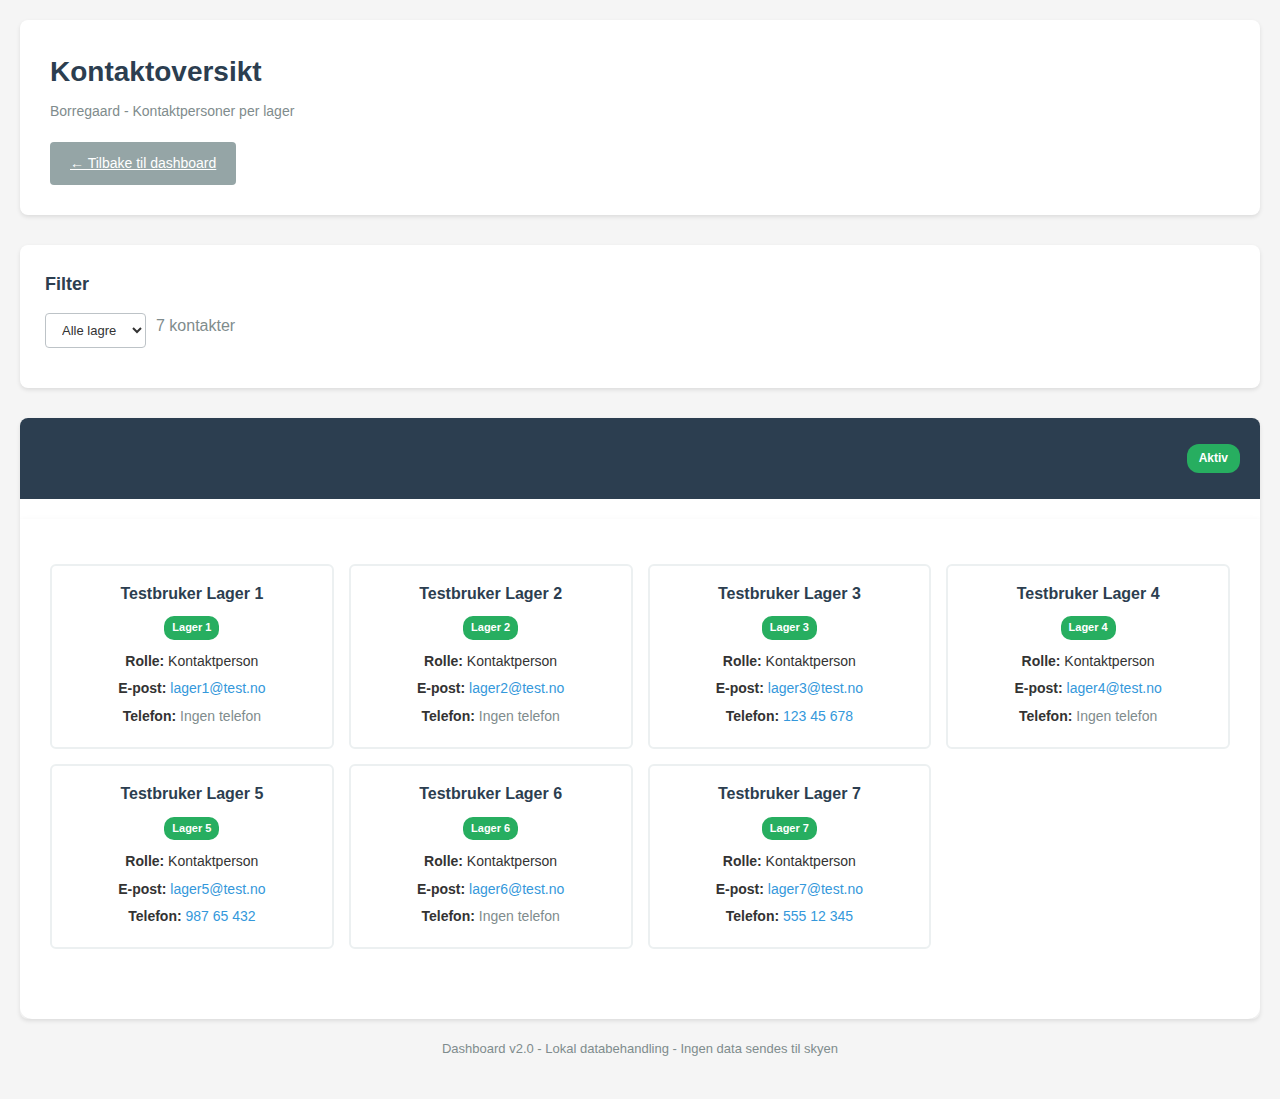
<file: contacts.html>
<!doctype html>
<html lang="no">
  <head>
    <meta charset="UTF-8" />
    <meta name="viewport" content="width=device-width, initial-scale=1.0" />
    <meta
      name="description"
      content="Kontaktoversikt - Borregaard Dashboard"
    />
    <title>Kontaktoversikt - Borregaard</title>
    <link rel="stylesheet" href="css/dashboard.css" />
  </head>
  <body>
    <div class="container">
      <header>
        <h1>Kontaktoversikt</h1>
        <p class="subtitle">Borregaard - Kontaktpersoner per lager</p>

        <!-- Tilbake-knapp -->
        <div class="card-actions">
          <a href="index.html" class="btn btn-secondary">
            ← Tilbake til dashboard
          </a>
        </div>
      </header>

      <main>
        <!-- Filter Section -->
        <section class="upload-section">
          <h2>Filter</h2>
          <div class="table-controls">
            <select id="departmentFilter" class="filter-select">
              <option value="Alle">Alle lagre</option>
              <option value="Lager 1">Lager 1</option>
              <option value="Lager 2">Lager 2</option>
              <option value="Lager 3">Lager 3</option>
              <option value="Lager 4">Lager 4</option>
              <option value="Lager 5">Lager 5</option>
              <option value="Lager 6">Lager 6</option>
              <option value="Lager 7">Lager 7</option>
            </select>
            <span id="contactCount" class="text-muted">0 kontakter</span>
          </div>
        </section>

        <!-- Contacts Grid -->
        <section class="module">
          <div class="module-header">
            <h2>Kontaktpersoner</h2>
            <span class="status-badge" id="statusBadge">Laster...</span>
          </div>
          <div class="module-content">
            <div id="contactsGrid" class="warehouse-grid">
              <!-- Kontakter vises her via JavaScript -->
              <p class="placeholder">Laster kontakter...</p>
            </div>
          </div>
        </section>
      </main>

      <footer>
        <p>
          Dashboard v2.0 - Lokal databehandling - Ingen data sendes til skyen
        </p>
      </footer>
    </div>

    <!-- Application Script -->
    <script src="js/contacts.js"></script>
  </body>
</html>
</file>
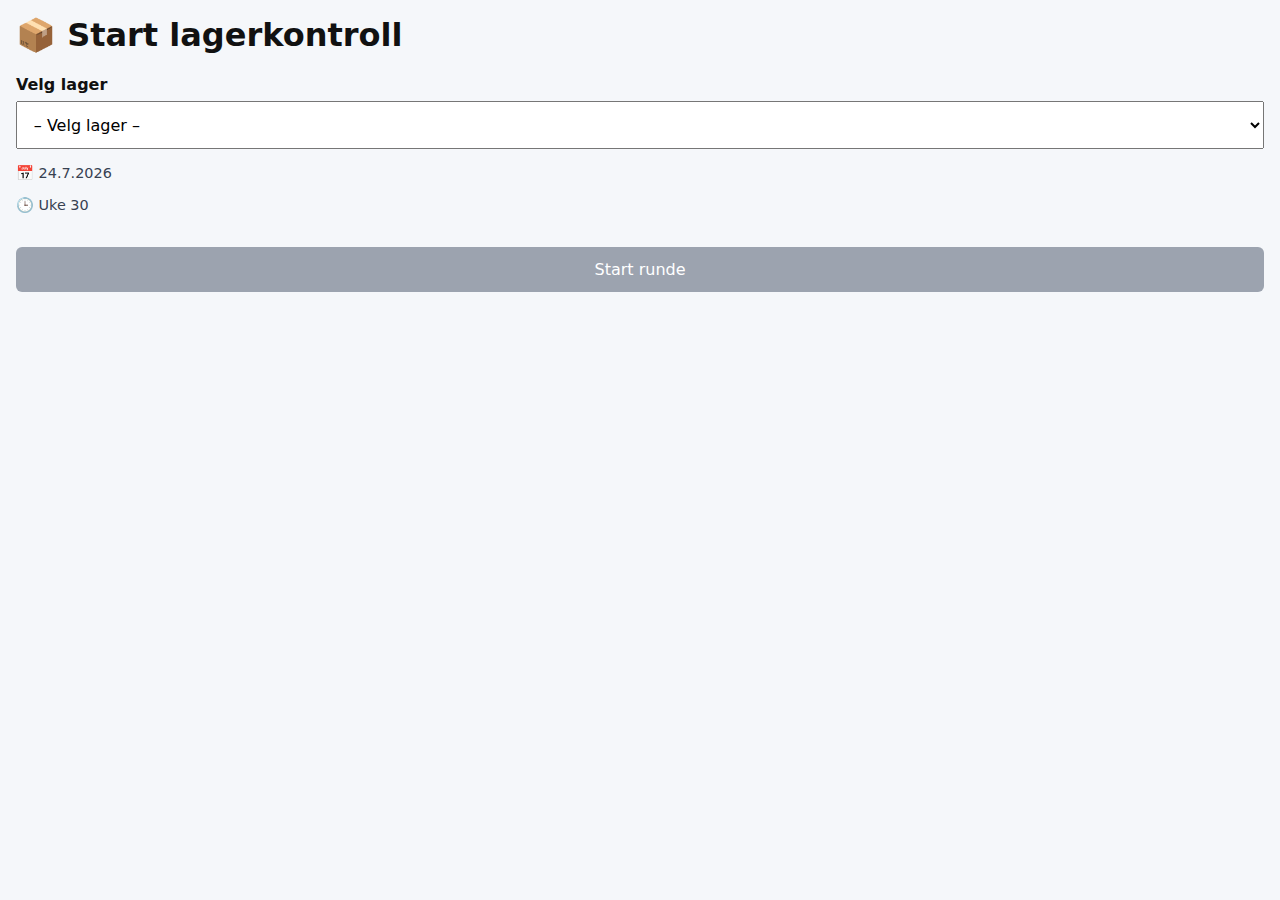
<file: borregaard-refill/refill.html>
<!doctype html>
<html lang="no">
  <head>
    <meta charset="UTF-8" />
    <meta name="viewport" content="width=device-width, initial-scale=1.0" />
    <title>Borregaard – Lagerkontroll</title>

    <!-- CSS -->
    <link rel="stylesheet" href="css/refill.css" />
  </head>
  <body>
    <!-- ========================= -->
    <!-- STEG 1 – START RUNDE -->
    <!-- ========================= -->
    <section id="step-start" class="step active">
      <h1>📦 Start lagerkontroll</h1>

      <label for="lagerSelect">Velg lager</label>
      <select id="lagerSelect">
        <option value="">– Velg lager –</option>
        <!-- fylles via JS fra lagre.json -->
      </select>

      <div class="meta">
        <p>📅 <span id="dato">–</span></p>
        <p>🕒 Uke <span id="uke">–</span></p>
      </div>

      <button id="startBtn" disabled>Start runde</button>
    </section>

    <!-- ========================= -->
    <!-- STEG 2 – REGISTRER VARER -->
    <!-- ========================= -->
    <section id="step-register" class="step">
      <header class="session-info">
        <p>📍 <strong id="aktivtLager">–</strong></p>
        <p>🕒 Uke <span id="aktivUke">–</span></p>
      </header>

      <div class="scan-area">
        <button id="scanBtn">📷 Scan strekkode</button>
        <button id="cancelScanBtn" class="cancel-scan" style="display: none;">❌ Avbryt skanning</button>
      </div>

      <div class="form">
        <p class="form-hint">Scan strekkode eller skriv manuelt</p>

        <label for="artnr">Artikkelnummer</label>
        <input type="text" id="artnr" placeholder="Skriv eller scan" />

        <label for="antall">Antall</label>
        <input type="number" id="antall" inputmode="numeric" />

        <label for="kommentar">Kommentar (valgfritt)</label>
        <input type="text" id="kommentar" placeholder="F.eks. 'Tom hylle', 'Haster'" />

        <button id="addBtn">➕ Legg til</button>
      </div>

      <section class="list">
        <h2>🧾 Registrert i denne runden</h2>
        <ul id="itemsList">
          <!-- varer legges til her -->
        </ul>
      </section>

      <button id="finishBtn" class="danger">Avslutt runde</button>
      <button id="resetBtn" class="secondary">🔄 Slett runde / Start på nytt</button>
    </section>

    <!-- JS -->
    <script defer src="js/refill.js"></script>
  </body>
</html>
</file>
<file: borregaard-refill/css/refill.css>
* {
  box-sizing: border-box;
  font-family:
    system-ui,
    -apple-system,
    BlinkMacSystemFont,
    sans-serif;
}

body {
  margin: 0;
  padding: 1rem;
  background: #f5f7fa;
  color: #111;
}

h1,
h2 {
  margin-top: 0;
}

.step {
  display: none;
}

.step.active {
  display: block;
}

label {
  display: block;
  margin-top: 1rem;
  font-weight: 600;
}

select,
input,
button {
  width: 100%;
  padding: 0.8rem;
  margin-top: 0.4rem;
  font-size: 1rem;
}

button {
  margin-top: 1.2rem;
  background: #2563eb;
  color: #fff;
  border: none;
  border-radius: 6px;
}

button:disabled {
  background: #9ca3af;
}

button.danger {
  background: #dc2626;
}

button.secondary {
  background: #6b7280;
}

.meta,
.session-info {
  margin-top: 1rem;
  font-size: 0.9rem;
  color: #374151;
}

.scan-area {
  margin: 1.5rem 0;
}

.form {
  background: #fff;
  padding: 1rem;
  border-radius: 8px;
}

.list ul {
  list-style: none;
  padding: 0;
}

.list li {
  background: #e5e7eb;
  padding: 0.6rem;
  border-radius: 6px;
  margin-top: 0.4rem;
}

/* Form hint */
.form-hint {
  margin: 0 0 1rem 0;
  padding: 0.5rem;
  background: #fef3c7;
  border-left: 3px solid #f59e0b;
  font-size: 0.9rem;
  color: #92400e;
  border-radius: 4px;
}

/* Cancel scan button */
.cancel-scan {
  background: #dc2626;
  margin-top: 0.5rem;
}

/* Video preview for barcode scanning */
video {
  position: fixed;
  top: 50%;
  left: 50%;
  transform: translate(-50%, -50%);
  width: 90vw;
  max-width: 500px;
  height: auto;
  border: 4px solid #2563eb;
  border-radius: 12px;
  z-index: 1000;
  background: #000;
}

/* Item list with edit/delete controls */
.list li {
  background: #e5e7eb;
  padding: 0.6rem;
  border-radius: 6px;
  margin-top: 0.4rem;
  display: flex;
  flex-direction: column;
  gap: 0.4rem;
}

.item-content {
  display: flex;
  justify-content: space-between;
  align-items: center;
  gap: 0.5rem;
}

.item-info {
  flex: 1;
}

.item-comment {
  font-size: 0.85rem;
  color: #6b7280;
  font-style: italic;
}

.item-actions {
  display: flex;
  gap: 0.3rem;
}

.item-actions button {
  width: auto;
  padding: 0.4rem 0.6rem;
  margin: 0;
  font-size: 0.85rem;
  border-radius: 4px;
}

.item-actions .edit-btn {
  background: #059669;
}

.item-actions .delete-btn {
  background: #dc2626;
}

/* Edit mode */
.edit-inputs {
  display: flex;
  gap: 0.5rem;
  margin-top: 0.4rem;
}

.edit-inputs input {
  flex: 1;
  padding: 0.4rem;
  margin: 0;
  font-size: 0.9rem;
}

.edit-inputs button {
  width: auto;
  padding: 0.4rem 0.8rem;
  margin: 0;
  font-size: 0.85rem;
}
</file>
<file: css/dashboard.css>
/* ===================================
   PLASS RESPONSIBLE DASHBOARD
   Borregaard - Enhanced Professional UI
   =================================== */

/* Reset & Base */
* {
  margin: 0;
  padding: 0;
  box-sizing: border-box;
}

:root {
  --primary: #3498db;
  --primary-dark: #2980b9;
  --success: #27ae60;
  --warning: #f39c12;
  --danger: #e74c3c;
  --info: #3498db;
  --dark: #2c3e50;
  --gray: #95a5a6;
  --light-gray: #ecf0f1;
  --bg: #f5f5f5;
  --white: #ffffff;
  --text: #333333;
  --text-muted: #7f8c8d;
  --border: #bdc3c7;
  --shadow: rgba(0, 0, 0, 0.1);
}

body {
  font-family: -apple-system, BlinkMacSystemFont, 'Segoe UI', Arial, sans-serif;
  background: var(--bg);
  color: var(--text);
  line-height: 1.6;
}

.container {
  max-width: 1400px;
  margin: 0 auto;
  padding: 20px;
}

/* Header */
header {
  background: var(--white);
  padding: 30px;
  margin-bottom: 30px;
  border-radius: 8px;
  box-shadow: 0 2px 4px var(--shadow);
}

header h1 {
  color: var(--dark);
  font-size: 28px;
  margin-bottom: 5px;
}

.subtitle {
  color: var(--text-muted);
  font-size: 14px;
}

/* Upload Section with Drag & Drop */
.upload-section {
  background: var(--white);
  padding: 25px;
  margin-bottom: 30px;
  border-radius: 8px;
  box-shadow: 0 2px 4px var(--shadow);
  transition: all 0.3s ease;
}

.upload-section.drag-over {
  border: 3px dashed var(--primary);
  background: #f0f8ff;
}

.upload-section h2 {
  font-size: 18px;
  margin-bottom: 15px;
  color: var(--dark);
}

/* Multi-file drop zone */
.multi-drop-zone {
  border: 2px dashed var(--border);
  border-radius: 8px;
  padding: 30px 20px;
  text-align: center;
  cursor: pointer;
  transition: all 0.2s ease;
  background: var(--light-gray);
  margin-bottom: 10px;
}

.multi-drop-zone:hover {
  border-color: var(--primary);
  background: #f0f8ff;
}

.multi-drop-zone.drag-active {
  border-color: var(--primary);
  border-width: 3px;
  background: #e8f4fd;
}

.drop-zone-icon {
  font-size: 32px;
  margin-bottom: 8px;
}

.drop-zone-text {
  font-size: 15px;
  font-weight: 600;
  color: var(--dark);
  margin: 0 0 4px 0;
}

.drop-zone-hint {
  font-size: 13px;
  color: var(--gray);
  margin: 0;
}

/* Drop status feedback */
.drop-status {
  margin-bottom: 10px;
}

.drop-status-line {
  font-size: 13px;
  padding: 3px 0;
  display: flex;
  align-items: center;
  gap: 6px;
}

.drop-status-icon {
  font-weight: 700;
  width: 16px;
  text-align: center;
}

.drop-status-ok {
  color: var(--success);
}

.drop-status-warning {
  color: var(--warning);
}

.drop-status-error {
  color: var(--danger);
}

.drop-status-info {
  color: var(--gray);
}

.upload-controls {
  display: flex;
  gap: 10px;
  align-items: center;
  flex-wrap: wrap;
}

/* Buttons */
.btn-primary,
.btn-secondary,
.btn-small,
.btn-danger {
  padding: 10px 20px;
  border: none;
  border-radius: 4px;
  cursor: pointer;
  font-size: 14px;
  font-weight: 500;
  transition: all 0.2s;
  font-family: inherit;
}

.btn-primary {
  background: var(--primary);
  color: var(--white);
}

.btn-primary:hover:not(:disabled) {
  background: var(--primary-dark);
  transform: translateY(-1px);
  box-shadow: 0 2px 4px var(--shadow);
}

.btn-primary:disabled {
  opacity: 0.6;
  cursor: not-allowed;
}

.btn-secondary {
  background: var(--gray);
  color: var(--white);
}

.btn-secondary:hover {
  background: #7f8c8d;
  transform: translateY(-1px);
}

.btn-small {
  padding: 4px 10px;
  font-size: 12px;
  background: var(--primary);
  color: var(--white);
}

.btn-small:hover {
  background: var(--primary-dark);
}

.btn-danger {
  background: var(--danger);
  color: var(--white);
}

.btn-danger:hover {
  background: #c0392b;
}

/* Status Messages */
.status-message {
  margin-top: 15px;
  padding: 10px;
  border-radius: 4px;
  font-size: 14px;
}

.status-message.success {
  background: #d4edda;
  color: #155724;
  border: 1px solid #c3e6cb;
}

.status-message.error {
  background: #f8d7da;
  color: #721c24;
  border: 1px solid #f5c6cb;
}

.status-message.warning {
  background: #fff3cd;
  color: #856404;
  border: 1px solid #ffeaa7;
}

.status-message.info {
  background: #d1ecf1;
  color: #0c5460;
  border: 1px solid #bee5eb;
}

/* Loading States */
.loading-spinner {
  display: inline-block;
  width: 16px;
  height: 16px;
  border: 3px solid var(--light-gray);
  border-top-color: var(--primary);
  border-radius: 50%;
  animation: spin 1s linear infinite;
}

@keyframes spin {
  to {
    transform: rotate(360deg);
  }
}

/* Progress Bar */
.progress-bar {
  width: 100%;
  height: 20px;
  background: var(--light-gray);
  border-radius: 10px;
  overflow: hidden;
  margin-bottom: 10px;
}

.progress-fill {
  height: 100%;
  background: var(--primary);
  transition: width 0.3s ease;
}

.progress-text {
  font-size: 13px;
  color: var(--text-muted);
}

/* Dashboard Grid - 2x2 for other modules */
.dashboard-grid {
  display: grid;
  grid-template-columns: repeat(2, 1fr);
  gap: 25px;
  margin-bottom: 30px;
}

/* Full-width Butler module (primary command center) */
.butler-module-full-width {
  width: 100%;
  margin-bottom: 30px;
  box-shadow: 0 4px 8px var(--shadow);
}

.butler-module-full-width .module-header {
  background: linear-gradient(135deg, #2c3e50 0%, #34495e 100%);
  padding: 25px 30px;
}

.butler-module-full-width .module-header h2 {
  font-size: 20px;
  font-weight: 600;
}

.butler-module-full-width .module-content {
  padding: 25px 30px;
}

/* Full-width Order History module */
.order-module-full-width {
  width: 100%;
  margin-bottom: 30px;
  box-shadow: 0 4px 8px var(--shadow);
}

.order-module-full-width .module-header {
  background: linear-gradient(135deg, #27ae60 0%, #229954 100%);
  padding: 25px 30px;
}

.order-module-full-width .module-header h2 {
  font-size: 20px;
  font-weight: 600;
}

.order-module-full-width .module-content {
  padding: 25px 30px;
}

/* Full-width Insight Engine module (NEW) */
.insight-module-full-width {
  width: 100%;
  margin-bottom: 30px;
  box-shadow: 0 4px 8px var(--shadow);
}

.insight-module-full-width .module-header {
  background: linear-gradient(135deg, #e74c3c 0%, #c0392b 100%);
  padding: 25px 30px;
}

.insight-module-full-width .module-header h2 {
  font-size: 20px;
  font-weight: 600;
}

.insight-module-full-width .module-content {
  padding: 25px 30px;
}

/* Full-width Location Analyzer module (NEW) */
.location-module-full-width {
  width: 100%;
  margin-bottom: 30px;
  box-shadow: 0 4px 8px var(--shadow);
}

.location-module-full-width .module-header {
  background: linear-gradient(135deg, #9b59b6 0%, #8e44ad 100%);
  padding: 25px 30px;
}

.location-module-full-width .module-header h2 {
  font-size: 20px;
  font-weight: 600;
}

.location-module-full-width .module-content {
  padding: 25px 30px;
}

/* Full-width Replenishment Optimizer module (BP Analysis) */
.replenishment-module-full-width {
  width: 100%;
  margin-bottom: 30px;
  box-shadow: 0 4px 8px var(--shadow);
}

.replenishment-module-full-width .module-header {
  background: linear-gradient(135deg, #16a085 0%, #117a65 100%);
  padding: 25px 30px;
}

.replenishment-module-full-width .module-header h2 {
  font-size: 20px;
  font-weight: 600;
}

.replenishment-module-full-width .module-content {
  padding: 25px 30px;
}

/* Replenishment Tabs */
.replenishment-tabs {
  display: flex;
  gap: 8px;
  margin-bottom: 20px;
  border-bottom: 3px solid #ecf0f1;
  flex-wrap: wrap;
  background: #f8f9fa;
  padding: 10px 10px 0 10px;
  border-radius: 8px 8px 0 0;
}

.replenishment-tabs .tab {
  padding: 12px 18px;
  background: var(--white);
  border: 2px solid transparent;
  border-bottom: 4px solid transparent;
  border-radius: 6px 6px 0 0;
  cursor: pointer;
  font-size: 13px;
  font-weight: 500;
  color: #7f8c8d;
  transition: all 0.25s ease;
  font-family: inherit;
  box-shadow: 0 1px 3px rgba(0, 0, 0, 0.05);
}

.replenishment-tabs .tab.active {
  color: #2c3e50;
  background: var(--white);
  border-bottom-color: #16a085;
  border-top-color: #16a085;
  border-left-color: #16a085;
  border-right-color: #16a085;
  font-weight: 700;
  transform: translateY(-2px);
  box-shadow: 0 4px 8px rgba(22, 160, 133, 0.2);
}

.replenishment-tabs .tab:hover:not(.active) {
  color: #2c3e50;
  background: var(--white);
  border-color: #bdc3c7;
  transform: translateY(-1px);
  box-shadow: 0 2px 6px rgba(0, 0, 0, 0.1);
}

/* Replenishment Dashboard specific styles */
.replenishment-dashboard .view-header {
  border-left: 4px solid #16a085;
}

.replenishment-dashboard .summary-cards {
  margin-bottom: 25px;
}

/* Risk badges for InsightEngine */
.risk-badge {
  display: inline-block;
  padding: 4px 10px;
  border-radius: 12px;
  font-size: 12px;
  font-weight: 600;
  color: white;
}

.risk-badge.risk-critical {
  background: #e74c3c;
}

.risk-badge.risk-high {
  background: #f39c12;
}

.risk-badge.risk-medium {
  background: #3498db;
}

.risk-badge.risk-low {
  background: #27ae60;
}

/* Warehouse grid for LocationAnalyzer */
.warehouse-grid {
  display: grid;
  grid-template-columns: repeat(auto-fill, minmax(180px, 1fr));
  gap: 15px;
  margin-top: 20px;
}

.warehouse-card {
  background: var(--light-gray);
  border-radius: 8px;
  padding: 15px;
  text-align: center;
  transition: transform 0.2s, box-shadow 0.2s;
}

.warehouse-card:hover {
  transform: translateY(-2px);
  box-shadow: 0 4px 12px var(--shadow);
}

.warehouse-card.card-highlight {
  border: 2px solid var(--primary);
  background: #f0f8ff;
}

.warehouse-card h4 {
  margin-bottom: 10px;
  color: var(--dark);
  font-size: 14px;
}

.warehouse-stats {
  display: flex;
  gap: 8px;
  justify-content: center;
  flex-wrap: wrap;
}

.warehouse-stats .stat {
  font-size: 11px;
  padding: 3px 8px;
  border-radius: 10px;
  background: var(--white);
}

.warehouse-stats .stat-primary {
  background: var(--primary);
  color: white;
  font-weight: 600;
}

.warehouse-stats .stat-ok {
  background: #d4edda;
  color: #155724;
}

/* Sortable table styles */
.sortable th {
  cursor: pointer;
  user-select: none;
}

.sortable th:hover {
  background: #f0f0f0;
}

.sort-indicator {
  opacity: 0.5;
  font-size: 12px;
}

th.sortable:hover .sort-indicator {
  opacity: 0.8;
}

/* Text truncation helper */
.text-truncate {
  overflow: hidden;
  text-overflow: ellipsis;
  white-space: nowrap;
}

/* Module Cards */
.module {
  background: var(--white);
  border-radius: 8px;
  box-shadow: 0 2px 4px var(--shadow);
  overflow: hidden;
}

.module-header {
  background: var(--dark);
  color: var(--white);
  padding: 20px;
  display: flex;
  justify-content: space-between;
  align-items: center;
}

.module-header h2 {
  font-size: 18px;
  font-weight: 500;
}

.status-badge {
  padding: 5px 12px;
  border-radius: 12px;
  font-size: 12px;
  font-weight: 600;
  background: rgba(255, 255, 255, 0.2);
}

.status-badge.ok {
  background: var(--success);
}

.status-badge.warning {
  background: var(--warning);
}

.status-badge.critical {
  background: var(--danger);
}

.module-content {
  padding: 20px;
  min-height: 150px;
}

.placeholder {
  color: var(--gray);
  font-style: italic;
  margin-bottom: 15px;
}

/* Summary Cards */
.summary-cards {
  display: grid;
  grid-template-columns: repeat(auto-fit, minmax(150px, 1fr));
  gap: 15px;
  margin-bottom: 20px;
}

.summary-card {
  background: var(--white);
  border: 2px solid var(--light-gray);
  border-radius: 8px;
  padding: 20px;
  text-align: center;
}

.summary-card.card-critical {
  border-color: var(--danger);
  background: #fadbd8;
}

.summary-card.card-warning {
  border-color: var(--warning);
  background: #fef5e7;
}

.summary-card.card-ok {
  border-color: var(--success);
  background: #d5f4e6;
}

.card-value {
  font-size: 32px;
  font-weight: bold;
  color: var(--dark);
}

.card-label {
  font-size: 13px;
  color: var(--text-muted);
  margin-top: 5px;
}

/* Tables - FIXED: White background, no colored rows */
.data-table {
  width: 100%;
  border-collapse: collapse;
  margin-top: 15px;
  font-size: 13px;
  background: var(--white);
}

.data-table th,
.data-table td {
  padding: 10px;
  text-align: left;
  border-bottom: 1px solid var(--light-gray);
  background: var(--white);
}

.data-table th {
  background: #f8f9fa !important;
  font-weight: 600;
  color: var(--dark);
  position: sticky;
  top: 0;
  z-index: 10;
}

.data-table tbody tr {
  background: var(--white) !important;
}

.data-table tbody tr:hover {
  background: #f8f9fa !important;
}

.data-table .qty-cell {
  text-align: right;
  font-family: 'Courier New', monospace;
}

/* Risk & Status Tags - FIXED: Only badges have color, not rows */
.risk-badge,
.status-tag,
.severity-badge,
.priority-badge {
  padding: 4px 10px;
  border-radius: 4px;
  font-size: 11px;
  font-weight: 600;
  display: inline-block;
}

.risk-critical,
.risk-badge.risk-critical {
  background: var(--danger);
  color: var(--text);
}

.risk-high,
.risk-badge.risk-high {
  background: #ff6b6b;
  color: var(--text);
}

.risk-medium,
.risk-badge.risk-medium {
  background: var(--warning);
  color: var(--white);
}

.risk-low,
.risk-badge.risk-low {
  background: #74b9ff;
  color: var(--white);
}

.severity-badge.critical,
.status-tag.critical {
  background: var(--danger);
  color: var(--white);
}

.severity-badge.high {
  background: #ff6b6b;
  color: var(--white);
}

.severity-badge.medium {
  background: var(--warning);
  color: var(--white);
}

.severity-badge.low {
  background: #74b9ff;
  color: var(--white);
}

.status-tag.ok {
  background: var(--success);
  color: var(--white);
}

.status-tag.warning {
  background: var(--warning);
  color: var(--white);
}

.status-tag.info {
  background: var(--info);
  color: var(--white);
}

.priority-badge.high {
  background: var(--danger);
  color: var(--white);
}

.priority-badge.medium {
  background: var(--warning);
  color: var(--white);
}

/* Warehouse Cards */
.warehouse-grid {
  display: grid;
  grid-template-columns: repeat(auto-fit, minmax(250px, 1fr));
  gap: 15px;
  margin-top: 15px;
}

.warehouse-card {
  padding: 15px;
  border-radius: 6px;
  border: 2px solid var(--light-gray);
  background: var(--white);
}

.warehouse-card.critical {
  border-color: var(--danger);
  background: #fadbd8;
}

.warehouse-card.warning {
  border-color: var(--warning);
  background: #fef5e7;
}

.warehouse-card.ok {
  border-color: var(--success);
  background: #d5f4e6;
}

.warehouse-card h4 {
  margin-bottom: 10px;
  font-size: 16px;
  color: var(--dark);
}

.warehouse-stats {
  display: flex;
  flex-wrap: wrap;
  gap: 8px;
  margin-bottom: 10px;
}

.stat {
  font-size: 12px;
  padding: 4px 8px;
  border-radius: 4px;
  font-weight: 600;
}

.stat.stat-critical {
  background: var(--danger);
  color: var(--white);
}

.stat.stat-high {
  background: #ff6b6b;
  color: var(--white);
}

.stat.stat-medium {
  background: var(--warning);
  color: var(--white);
}

.stat.stat-ok {
  background: var(--success);
  color: var(--white);
}

.critical-items {
  margin-top: 10px;
  font-size: 13px;
}

.critical-items ul {
  margin-left: 20px;
  margin-top: 5px;
}

/* Alerts */
.alert {
  padding: 15px;
  border-radius: 6px;
  margin-bottom: 15px;
}

.alert-warning {
  background: #fff3cd;
  border: 1px solid #ffeaa7;
  color: #856404;
}

.alert-info {
  background: #d1ecf1;
  border: 1px solid #bee5eb;
  color: #0c5460;
}

.alert-danger {
  background: #f8d7da;
  border: 1px solid #f5c6cb;
  color: #721c24;
}

.alert h4 {
  margin-bottom: 10px;
}

/* Action Buttons */
.action-buttons {
  display: flex;
  gap: 10px;
  flex-wrap: wrap;
}

/* Table Controls */
.table-controls {
  display: flex;
  gap: 10px;
  margin-bottom: 15px;
  flex-wrap: wrap;
}

.search-input {
  flex: 1;
  min-width: 200px;
  padding: 8px 12px;
  border: 1px solid var(--border);
  border-radius: 4px;
  font-size: 14px;
}

.search-input:focus {
  outline: none;
  border-color: var(--primary);
}

.filter-select {
  padding: 8px 12px;
  border: 1px solid var(--border);
  border-radius: 4px;
  font-size: 14px;
  background: var(--white);
  cursor: pointer;
}

.filter-select:focus {
  outline: none;
  border-color: var(--primary);
}

/* Recommendations */
.recommendations {
  margin-top: 20px;
}

.recommendation {
  margin-bottom: 20px;
  padding: 15px;
  border-radius: 6px;
  border-left: 4px solid var(--info);
}

.recommendation-critical {
  border-left-color: var(--danger);
  background: #fadbd8;
}

.recommendation-warning {
  border-left-color: var(--warning);
  background: #fef5e7;
}

.recommendation-info {
  border-left-color: var(--info);
  background: #e8f4f8;
}

.recommendation h4 {
  margin-bottom: 10px;
}

.recommendation-table {
  width: 100%;
  font-size: 13px;
  margin-top: 10px;
}

.recommendation-table td {
  padding: 6px;
}

/* Analytics */
.analytics-grid {
  display: grid;
  grid-template-columns: repeat(auto-fit, minmax(250px, 1fr));
  gap: 15px;
  margin-bottom: 20px;
}

.analytics-card {
  background: var(--white);
  border: 1px solid var(--light-gray);
  border-radius: 6px;
  padding: 15px;
}

.analytics-card h4 {
  margin-bottom: 10px;
  color: var(--dark);
  font-size: 14px;
}

.stats-list {
  list-style: none;
}

.stats-list li {
  padding: 6px 0;
  border-bottom: 1px solid var(--light-gray);
  display: flex;
  justify-content: space-between;
}

.stats-list li:last-child {
  border-bottom: none;
}

.stat-label {
  color: var(--text);
}

.stat-value {
  font-weight: 600;
  color: var(--primary);
}

/* Modal */
.modal,
.modal-overlay {
  position: fixed;
  top: 0;
  left: 0;
  right: 0;
  bottom: 0;
  background: rgba(0, 0, 0, 0.6);
  display: flex;
  align-items: center;
  justify-content: center;
  z-index: 1000;
  padding: 20px;
}

.modal-content {
  background: var(--white);
  border-radius: 8px;
  max-width: 600px;
  width: 100%;
  max-height: 90vh;
  display: flex;
  flex-direction: column;
  box-shadow: 0 4px 20px rgba(0, 0, 0, 0.3);
}

.import-wizard {
  max-width: 650px;
}

.modal-header {
  padding: 20px;
  border-bottom: 1px solid var(--light-gray);
  display: flex;
  justify-content: space-between;
  align-items: center;
}

.modal-header h3 {
  margin: 0;
  color: var(--dark);
}

.modal-close {
  background: none;
  border: none;
  font-size: 24px;
  cursor: pointer;
  color: var(--gray);
  padding: 0;
  width: 30px;
  height: 30px;
}

.modal-close:hover {
  color: var(--danger);
}

.modal-body {
  padding: 20px;
  overflow-y: auto;
}

.modal-footer,
.modal-actions {
  padding: 15px 20px;
  border-top: 1px solid var(--light-gray);
  display: flex;
  justify-content: flex-end;
  gap: 10px;
}

/* File row in wizard */
.file-row {
  display: flex;
  justify-content: space-between;
  align-items: center;
  padding: 15px;
  margin: 10px 0;
  background: #f8f9fa;
  border-radius: 6px;
  gap: 20px;
  border: 2px solid transparent;
  transition: all 0.2s ease;
}

.file-row:hover {
  background: #ecf0f1;
  border-color: #3498db;
}

.file-info {
  flex: 1;
  min-width: 0;
}

.file-info strong {
  display: block;
  color: #2c3e50;
  margin-bottom: 4px;
  font-size: 14px;
  white-space: nowrap;
  overflow: hidden;
  text-overflow: ellipsis;
}

.file-info small {
  color: #7f8c8d;
  font-size: 12px;
}

.module-selector {
  padding: 10px 12px;
  border: 2px solid #bdc3c7;
  border-radius: 4px;
  background: white;
  font-size: 14px;
  cursor: pointer;
  min-width: 250px;
  transition: all 0.2s ease;
}

.module-selector:hover {
  border-color: #3498db;
}

.module-selector:focus {
  outline: none;
  border-color: #3498db;
  box-shadow: 0 0 0 3px rgba(52, 152, 219, 0.1);
}

/* Forms */
.form-group {
  margin-bottom: 15px;
}

.form-group label {
  display: block;
  margin-bottom: 5px;
  font-weight: 600;
  font-size: 13px;
  color: var(--dark);
}

.form-group input[type='text'],
.form-group input[type='date'],
.form-group input[type='number'],
.form-group select,
.form-group textarea {
  width: 100%;
  padding: 8px 12px;
  border: 1px solid var(--border);
  border-radius: 4px;
  font-size: 14px;
  font-family: inherit;
}

.form-group input:focus,
.form-group select:focus,
.form-group textarea:focus {
  outline: none;
  border-color: var(--primary);
}

.form-row {
  display: grid;
  grid-template-columns: 1fr 1fr;
  gap: 15px;
}

/* Detail View */
.detail-grid {
  display: grid;
  grid-template-columns: 1fr 1fr;
  gap: 15px;
  margin-bottom: 20px;
}

.detail-item {
  font-size: 14px;
}

.detail-item strong {
  display: block;
  color: var(--text-muted);
  font-size: 12px;
  margin-bottom: 3px;
}

.detail-section {
  margin-bottom: 15px;
  padding-bottom: 15px;
  border-bottom: 1px solid var(--light-gray);
}

.detail-section:last-child {
  border-bottom: none;
}

.detail-section strong {
  display: block;
  color: var(--text-muted);
  font-size: 12px;
  margin-bottom: 5px;
}

.detail-section p {
  margin: 0;
  color: var(--text);
}

/* Text Utilities */
.text-muted {
  color: var(--text-muted);
}

.text-critical {
  color: var(--danger);
  font-weight: 600;
}

/* Toast Notifications */
.toast {
  position: fixed;
  bottom: 20px;
  right: 20px;
  background: var(--dark);
  color: var(--white);
  padding: 15px 20px;
  border-radius: 6px;
  box-shadow: 0 4px 12px rgba(0, 0, 0, 0.3);
  opacity: 0;
  transform: translateY(20px);
  transition: all 0.3s ease;
  z-index: 2000;
  max-width: 300px;
}

.toast.show {
  opacity: 1;
  transform: translateY(0);
}

.toast-success,
.toast.success {
  background: var(--success);
}

.toast-error,
.toast.error {
  background: var(--danger);
}

.toast-warning,
.toast.warning {
  background: var(--warning);
}

.toast-info,
.toast.info {
  background: var(--info);
}

/* Butler Stats Card */
.butler-stats-card {
  background: linear-gradient(135deg, #f8f9fa 0%, #e9ecef 100%);
  border: 2px solid #dee2e6;
  border-radius: 8px;
  padding: 20px;
  margin-bottom: 20px;
  display: grid;
  grid-template-columns: repeat(auto-fit, minmax(180px, 1fr));
  gap: 20px;
}

.butler-stat-item {
  text-align: center;
  padding: 15px;
  background: var(--white);
  border-radius: 6px;
  box-shadow: 0 2px 4px rgba(0, 0, 0, 0.05);
}

.butler-stat-item .stat-icon {
  font-size: 28px;
  margin-bottom: 8px;
}

.butler-stat-item .stat-value {
  font-size: 32px;
  font-weight: 700;
  color: var(--dark);
  display: block;
  margin-bottom: 5px;
}

.butler-stat-item .stat-label {
  font-size: 13px;
  color: var(--text-muted);
  font-weight: 500;
}

.butler-stat-item.critical .stat-value {
  color: var(--danger);
}

.butler-stat-item.warning .stat-value {
  color: var(--warning);
}

.butler-stat-item.ok .stat-value {
  color: var(--success);
}

/* Enhanced Search Box for Butler */
.butler-search-wrapper {
  position: relative;
  flex: 1;
  min-width: 300px;
  max-width: 500px;
}

.butler-search-wrapper::before {
  content: '🔍';
  position: absolute;
  left: 12px;
  top: 50%;
  transform: translateY(-50%);
  font-size: 16px;
  pointer-events: none;
}

.butler-search-wrapper input {
  padding-left: 40px;
  padding-right: 80px;
  font-size: 14px;
  height: 42px;
  border: 2px solid var(--border);
  border-radius: 6px;
  transition: all 0.2s;
}

.butler-search-wrapper input:focus {
  border-color: var(--primary);
  box-shadow: 0 0 0 3px rgba(52, 152, 219, 0.1);
}

.butler-search-clear {
  position: absolute;
  right: 10px;
  top: 50%;
  transform: translateY(-50%);
  background: var(--gray);
  color: var(--white);
  border: none;
  border-radius: 4px;
  padding: 4px 10px;
  font-size: 12px;
  cursor: pointer;
  display: none;
  transition: all 0.2s;
}

.butler-search-clear:hover {
  background: #7f8c8d;
}

.butler-search-clear.visible {
  display: block;
}

/* Result Count Badge */
.butler-result-count {
  padding: 10px 18px;
  background: var(--info);
  color: var(--white);
  border-radius: 6px;
  font-size: 13px;
  font-weight: 600;
  white-space: nowrap;
}

/* Enhanced Table for Butler */
.butler-table-wrapper {
  overflow-x: auto;
  overflow-y: auto;
  max-height: 600px;
  border: 1px solid var(--light-gray);
  border-radius: 6px;
  margin-top: 15px;
  position: relative;
}

.butler-table-wrapper table {
  width: 100%;
  background: var(--white);
}

.butler-table-wrapper table thead th {
  position: sticky;
  top: 0;
  background: #2c3e50 !important;
  color: var(--white) !important;
  z-index: 10;
  padding: 12px;
  font-weight: 600;
  text-align: left;
  border-bottom: 2px solid #1a252f;
}

.butler-table-wrapper table tbody tr {
  border-bottom: 1px solid #ecf0f1;
  transition: all 0.15s ease;
}

.butler-table-wrapper table tbody tr:nth-child(even) {
  background: #f8f9fa;
}

.butler-table-wrapper table tbody tr:hover {
  background: #e3f2fd !important;
  box-shadow: 0 2px 8px rgba(52, 152, 219, 0.15);
  transform: scale(1.005);
}

.butler-table-wrapper table tbody td {
  padding: 10px 12px;
}

/* Pagination Controls */
.butler-pagination {
  display: flex;
  justify-content: center;
  align-items: center;
  gap: 10px;
  margin-top: 20px;
  padding: 15px;
  background: #f8f9fa;
  border-radius: 6px;
}

.butler-pagination button {
  padding: 8px 16px;
  border: 1px solid var(--border);
  background: var(--white);
  color: var(--text);
  border-radius: 4px;
  cursor: pointer;
  font-size: 13px;
  font-weight: 500;
  transition: all 0.2s;
}

.butler-pagination button:hover:not(:disabled) {
  background: var(--primary);
  color: var(--white);
  border-color: var(--primary);
}

.butler-pagination button:disabled {
  opacity: 0.4;
  cursor: not-allowed;
}

.butler-pagination .page-info {
  font-size: 13px;
  color: var(--text);
  font-weight: 500;
  padding: 0 10px;
}

/* Butler Tabs - Enhanced for Command Center */
.butler-tabs {
  display: flex;
  gap: 8px;
  margin-bottom: 20px;
  border-bottom: 3px solid #ecf0f1;
  flex-wrap: wrap;
  background: #f8f9fa;
  padding: 10px 10px 0 10px;
  border-radius: 8px 8px 0 0;
}

.butler-tabs .tab {
  padding: 12px 18px;
  background: var(--white);
  border: 2px solid transparent;
  border-bottom: 4px solid transparent;
  border-radius: 6px 6px 0 0;
  cursor: pointer;
  font-size: 13px;
  font-weight: 500;
  color: #7f8c8d;
  transition: all 0.25s ease;
  font-family: inherit;
  box-shadow: 0 1px 3px rgba(0, 0, 0, 0.05);
}

.butler-tabs .tab.active {
  color: #2c3e50;
  background: var(--white);
  border-bottom-color: #3498db;
  border-top-color: #3498db;
  border-left-color: #3498db;
  border-right-color: #3498db;
  font-weight: 700;
  transform: translateY(-2px);
  box-shadow: 0 4px 8px rgba(52, 152, 219, 0.2);
}

.butler-tabs .tab:hover:not(.active) {
  color: #2c3e50;
  background: var(--white);
  border-color: #bdc3c7;
  transform: translateY(-1px);
  box-shadow: 0 2px 6px rgba(0, 0, 0, 0.1);
}

/* Order Tabs - Similar to Butler but with green accent */
.order-tabs {
  display: flex;
  gap: 8px;
  margin-bottom: 20px;
  border-bottom: 3px solid #ecf0f1;
  flex-wrap: wrap;
  background: #f8f9fa;
  padding: 10px 10px 0 10px;
  border-radius: 8px 8px 0 0;
}

.order-tabs .tab {
  padding: 12px 18px;
  background: var(--white);
  border: 2px solid transparent;
  border-bottom: 4px solid transparent;
  border-radius: 6px 6px 0 0;
  cursor: pointer;
  font-size: 13px;
  font-weight: 500;
  color: #7f8c8d;
  transition: all 0.25s ease;
  font-family: inherit;
  box-shadow: 0 1px 3px rgba(0, 0, 0, 0.05);
}

.order-tabs .tab.active {
  color: #2c3e50;
  background: var(--white);
  border-bottom-color: #27ae60;
  border-top-color: #27ae60;
  border-left-color: #27ae60;
  border-right-color: #27ae60;
  font-weight: 700;
  transform: translateY(-2px);
  box-shadow: 0 4px 8px rgba(39, 174, 96, 0.2);
}

.order-tabs .tab:hover:not(.active) {
  color: #2c3e50;
  background: var(--white);
  border-color: #bdc3c7;
  transform: translateY(-1px);
  box-shadow: 0 2px 6px rgba(0, 0, 0, 0.1);
}

/* Footer */
footer {
  text-align: center;
  padding: 20px;
  color: var(--text-muted);
  font-size: 13px;
}

/* Responsive Design */
@media (max-width: 1024px) {
  .dashboard-grid {
    grid-template-columns: 1fr;
  }

  .summary-cards {
    grid-template-columns: repeat(2, 1fr);
  }

  .analytics-grid {
    grid-template-columns: 1fr;
  }

  /* Butler module stays full-width on tablet */
  .butler-module-full-width {
    width: 100%;
  }

  /* Order module stays full-width on tablet */
  .order-module-full-width {
    width: 100%;
  }

  .butler-stats-card {
    grid-template-columns: repeat(2, 1fr);
  }

  .butler-search-wrapper {
    min-width: 200px;
    max-width: 100%;
  }
}

@media (max-width: 768px) {
  .container {
    padding: 10px;
  }

  header {
    padding: 20px;
  }

  header h1 {
    font-size: 22px;
  }

  .upload-controls {
    flex-direction: column;
  }

  .summary-cards {
    grid-template-columns: 1fr;
  }

  .warehouse-grid {
    grid-template-columns: 1fr;
  }

  .table-controls {
    flex-direction: column;
  }

  .search-input {
    width: 100%;
  }

  .form-row {
    grid-template-columns: 1fr;
  }

  .detail-grid {
    grid-template-columns: 1fr;
  }

  .data-table {
    font-size: 12px;
  }

  .data-table th,
  .data-table td {
    padding: 6px;
  }

  .file-row {
    flex-direction: column;
    align-items: stretch;
    gap: 10px;
  }

  .module-selector {
    width: 100%;
    min-width: auto;
  }

  .modal-actions {
    flex-direction: column-reverse;
  }

  .modal-actions button {
    width: 100%;
  }
}

/* Print Styles */
@media print {
  .upload-section,
  .action-buttons,
  .table-controls,
  .btn-small,
  footer {
    display: none !important;
  }

  .module {
    box-shadow: none;
    border: 1px solid #ccc;
    page-break-inside: avoid;
  }

  .data-table {
    font-size: 10px;
  }
}

/* Accessibility */
:focus-visible {
  outline: 2px solid var(--primary);
  outline-offset: 2px;
}

button:focus-visible,
input:focus-visible,
select:focus-visible {
  outline: 2px solid var(--primary);
}
.card-actions {
  margin-top: 1.25rem;
  display: flex;
  justify-content: flex-start; /* evt center */
}

/* ===================================
   SIMPLIFIED DASHBOARD v3.0
   4-Tab Layout Styles
   =================================== */

/* Main Header - Simplified */
.main-header {
  background: linear-gradient(135deg, #2c3e50 0%, #34495e 100%);
  color: var(--white);
  padding: 30px;
  margin-bottom: 30px;
  border-radius: 8px;
  box-shadow: 0 4px 8px var(--shadow);
}

.main-header h1 {
  font-size: 28px;
  margin-bottom: 5px;
  color: var(--white);
}

.main-header .subtitle {
  color: rgba(255, 255, 255, 0.8);
  font-size: 14px;
}

/* Tab Navigation - Modern Style */
.tab-navigation {
  display: flex;
  gap: 10px;
  margin: 30px 0 0 0;
  background: #f8f9fa;
  padding: 15px 15px 0 15px;
  border-radius: 12px 12px 0 0;
  border-bottom: 3px solid #ecf0f1;
}

.tab-navigation .tab {
  padding: 15px 30px;
  background: var(--white);
  border: 2px solid transparent;
  border-bottom: 4px solid transparent;
  border-radius: 10px 10px 0 0;
  cursor: pointer;
  font-size: 15px;
  font-weight: 600;
  color: #7f8c8d;
  transition: all 0.25s ease;
  font-family: inherit;
  box-shadow: 0 1px 3px rgba(0, 0, 0, 0.05);
}

.tab-navigation .tab.active {
  color: #2c3e50;
  background: var(--white);
  border-bottom-color: #27ae60;
  border-top-color: #27ae60;
  border-left-color: #27ae60;
  border-right-color: #27ae60;
  transform: translateY(-3px);
  box-shadow: 0 4px 12px rgba(39, 174, 96, 0.25);
}

.tab-navigation .tab:hover:not(.active) {
  color: #2c3e50;
  border-color: #bdc3c7;
  transform: translateY(-2px);
  box-shadow: 0 3px 8px rgba(0, 0, 0, 0.1);
}

/* Module Content Area */
.module-content {
  background: var(--white);
  padding: 30px;
  border-radius: 0 0 12px 12px;
  box-shadow: 0 4px 8px var(--shadow);
  min-height: 500px;
}

.module-content .module-header {
  display: flex;
  justify-content: space-between;
  align-items: center;
  margin-bottom: 25px;
  padding-bottom: 15px;
  border-bottom: 2px solid #ecf0f1;
  background: transparent;
  color: var(--dark);
  padding: 0 0 15px 0;
}

.module-content .module-header h2 {
  font-size: 22px;
  color: var(--dark);
  font-weight: 700;
}

.module-controls {
  display: flex;
  gap: 12px;
  align-items: center;
}

/* Placeholder Content */
.placeholder-content {
  text-align: center;
  padding: 80px 20px;
  color: var(--text-muted);
}

.placeholder-content p {
  font-size: 16px;
  margin-bottom: 10px;
}

/* Table Row Highlights for Priority */
.row-success {
  background: #d5f4e6 !important;
}

.row-success:hover {
  background: #c3eeda !important;
}

.row-warning {
  background: #fef5e7 !important;
}

.row-warning:hover {
  background: #fdecd0 !important;
}

.row-critical {
  background: #fadbd8 !important;
}

.row-critical:hover {
  background: #f5c6c3 !important;
}

/* Priority Border Indicators */
.priority-critical td:first-child {
  border-left: 5px solid #e74c3c;
}

.priority-high td:first-child {
  border-left: 5px solid #f39c12;
}

.priority-medium td:first-child {
  border-left: 5px solid #27ae60;
}

/* Status Badges */
.badge {
  padding: 5px 12px;
  border-radius: 6px;
  font-size: 11px;
  font-weight: 700;
  display: inline-block;
  text-transform: uppercase;
  letter-spacing: 0.5px;
}

.badge-ok {
  background: #27ae60;
  color: white;
}

.badge-warning {
  background: #f39c12;
  color: white;
}

.badge-critical {
  background: #e74c3c;
  color: white;
}

.badge-info {
  background: #3498db;
  color: white;
}

.badge-inactive {
  background: #95a5a6;
  color: white;
}

/* Alerts for Module Info */
.alert {
  padding: 15px 20px;
  border-radius: 8px;
  margin-bottom: 20px;
  border-left: 5px solid;
}

.alert-info {
  background: #e8f4f8;
  border-left-color: #3498db;
  color: #2c3e50;
}

.alert-warning {
  background: #fef5e7;
  border-left-color: #f39c12;
  color: #856404;
}

.alert-success {
  background: #d5f4e6;
  border-left-color: #27ae60;
  color: #155724;
}

.alert strong {
  font-weight: 700;
}

/* Export Button */
.btn-export {
  background: #27ae60;
  color: white;
  padding: 10px 20px;
  border: none;
  border-radius: 6px;
  cursor: pointer;
  font-size: 14px;
  font-weight: 600;
  transition: all 0.2s;
}

.btn-export:hover {
  background: #219a52;
  transform: translateY(-1px);
  box-shadow: 0 2px 6px rgba(39, 174, 96, 0.3);
}

/* Data Table Enhancements */
.data-table {
  width: 100%;
  border-collapse: collapse;
  margin-top: 15px;
  font-size: 13px;
  background: var(--white);
}

.data-table th {
  background: #2c3e50 !important;
  color: white !important;
  padding: 14px 12px;
  text-align: left;
  font-weight: 600;
  font-size: 12px;
  text-transform: uppercase;
  letter-spacing: 0.5px;
  position: sticky;
  top: 0;
  z-index: 10;
}

.data-table th.sortable {
  cursor: pointer;
}

.data-table th.sortable:hover {
  background: #34495e !important;
}

.data-table td {
  padding: 12px;
  border-bottom: 1px solid #ecf0f1;
}

.data-table tbody tr:hover {
  background: #f8f9fa !important;
}

.data-table .qty-cell {
  text-align: right;
  font-family: 'Courier New', monospace;
  font-weight: 600;
}

/* Clickable rows */
.data-table tbody tr.clickable {
  cursor: pointer;
}

.data-table tbody tr.clickable:hover {
  background: #e3f2fd !important;
}

/* Table Wrapper for scrolling */
.table-wrapper {
  overflow-x: auto;
  overflow-y: auto;
  max-height: 600px;
  border: 1px solid #ecf0f1;
  border-radius: 8px;
  margin-top: 15px;
}

/* Checkbox in table */
.data-table input[type='checkbox'] {
  width: 18px;
  height: 18px;
  cursor: pointer;
}

/* Action cell styling */
.action-cell {
  display: flex;
  align-items: center;
  gap: 8px;
}

/* Responsive */
@media (max-width: 1024px) {
  .tab-navigation {
    flex-wrap: wrap;
  }

  .tab-navigation .tab {
    padding: 12px 20px;
    font-size: 13px;
  }
}

@media (max-width: 768px) {
  .module-content .module-header {
    flex-direction: column;
    gap: 15px;
    align-items: flex-start;
  }

  .module-controls {
    width: 100%;
    flex-wrap: wrap;
  }

  .module-controls .search-input {
    width: 100%;
  }
}

/* ===================================
   DASHBOARD V4.0 - NEW STYLES
   4 Arbeidsmoduser - Arbeidsrettet design
   =================================== */

/* Upload Actions - buttons below drop zone */
.upload-actions {
  display: flex;
  gap: 10px;
  margin-top: 15px;
}

/* Tab Navigation - Enhanced with numbers */
.tab-navigation {
  display: flex;
  gap: 8px;
  margin-bottom: 20px;
  background: var(--white);
  padding: 10px;
  border-radius: 8px;
  box-shadow: 0 2px 4px var(--shadow);
}

.tab-navigation .tab {
  display: flex;
  flex-direction: column;
  align-items: center;
  padding: 15px 25px;
  background: var(--light-gray);
  border: 2px solid transparent;
  border-radius: 6px;
  cursor: pointer;
  transition: all 0.2s;
  flex: 1;
  text-align: center;
}

.tab-navigation .tab:hover {
  background: #e8e8e8;
  border-color: var(--border);
}

.tab-navigation .tab.active {
  background: var(--primary);
  color: var(--white);
  border-color: var(--primary-dark);
}

.tab-navigation .tab .tab-icon {
  display: flex;
  align-items: center;
  justify-content: center;
  width: 28px;
  height: 28px;
  background: rgba(255, 255, 255, 0.2);
  border-radius: 50%;
  font-weight: 700;
  font-size: 14px;
  margin-bottom: 6px;
}

.tab-navigation .tab:not(.active) .tab-icon {
  background: var(--white);
  color: var(--dark);
}

.tab-navigation .tab .tab-label {
  font-weight: 600;
  font-size: 14px;
}

.tab-navigation .tab .tab-desc {
  font-size: 11px;
  opacity: 0.8;
  margin-top: 2px;
}

/* Module Header */
.module-header {
  margin-bottom: 20px;
}

.module-header h2 {
  font-size: 22px;
  color: var(--dark);
  margin-bottom: 5px;
}

.module-description {
  color: var(--text-muted);
  font-size: 14px;
}

/* Overview Summary Cards */
.overview-summary {
  display: grid;
  grid-template-columns: repeat(4, 1fr);
  gap: 15px;
  margin-bottom: 25px;
}

.issue-card {
  background: var(--white);
  border-radius: 8px;
  padding: 20px;
  text-align: center;
  cursor: pointer;
  transition: all 0.2s;
  border-left: 4px solid var(--gray);
}

.issue-card:hover {
  transform: translateY(-2px);
  box-shadow: 0 4px 12px var(--shadow);
}

.issue-card.critical {
  border-left-color: var(--danger);
  background: #fff5f5;
}

.issue-card.warning {
  border-left-color: var(--warning);
  background: #fffbf0;
}

.issue-card.info {
  border-left-color: var(--info);
  background: #f0f8ff;
}

.issue-card.data {
  border-left-color: #9b59b6;
  background: #f9f5ff;
}

.issue-card .issue-count {
  font-size: 32px;
  font-weight: 700;
  color: var(--dark);
}

.issue-card .issue-label {
  font-weight: 600;
  font-size: 14px;
  margin-top: 5px;
}

.issue-card .issue-desc {
  font-size: 11px;
  color: var(--text-muted);
  margin-top: 3px;
}

/* Module Controls */
.module-controls {
  display: flex;
  gap: 15px;
  align-items: center;
  flex-wrap: wrap;
  margin-bottom: 20px;
  padding: 15px;
  background: var(--light-gray);
  border-radius: 6px;
}

.module-controls .filter-group,
.module-controls .search-group {
  display: flex;
  align-items: center;
  gap: 8px;
}

.module-controls label {
  font-size: 13px;
  font-weight: 500;
  color: var(--dark);
}

.filter-select {
  padding: 8px 12px;
  border: 1px solid var(--border);
  border-radius: 4px;
  font-size: 13px;
  background: var(--white);
  cursor: pointer;
}

.search-input {
  padding: 8px 12px;
  border: 1px solid var(--border);
  border-radius: 4px;
  font-size: 13px;
  min-width: 200px;
}

.btn-export {
  padding: 8px 16px;
  background: var(--success);
  color: var(--white);
  border: none;
  border-radius: 4px;
  cursor: pointer;
  font-size: 13px;
  transition: background 0.2s;
  margin-left: auto;
}

.btn-export:hover {
  background: #219a52;
}

/* Issues Table */
.issues-table tr.severity-critical {
  background: #fff5f5;
}

.issues-table tr.severity-warning {
  background: #fffbf0;
}

.issues-table tr.severity-info {
  background: #f0f8ff;
}

.issues-table tr.severity-data {
  background: #f9f5ff;
}

.issues-table tr:hover {
  filter: brightness(0.97);
}

/* Badges */
.badge {
  display: inline-block;
  padding: 3px 8px;
  border-radius: 12px;
  font-size: 11px;
  font-weight: 600;
  text-transform: uppercase;
}

.badge-critical {
  background: var(--danger);
  color: var(--white);
}

.badge-warning {
  background: var(--warning);
  color: var(--white);
}

.badge-info {
  background: var(--info);
  color: var(--white);
}

.badge-data {
  background: #9b59b6;
  color: var(--white);
}

.badge-ok {
  background: var(--success);
  color: var(--white);
}

/* Cell Styles */
.qty-cell {
  text-align: right;
  font-family: 'SF Mono', Monaco, monospace;
}

.qty-cell.negative {
  color: var(--danger);
  font-weight: 700;
}

.qty-cell.positive {
  color: var(--success);
  font-weight: 600;
}

.action-hint {
  font-size: 11px;
  color: var(--text-muted);
  font-style: italic;
}

/* Data Quality Section */
.data-quality-section {
  margin-top: 30px;
  padding: 20px;
  background: var(--white);
  border-radius: 8px;
  box-shadow: 0 2px 4px var(--shadow);
}

.data-quality-section h3 {
  font-size: 16px;
  margin-bottom: 15px;
  color: var(--dark);
}

.quality-grid {
  display: grid;
  grid-template-columns: repeat(auto-fit, minmax(180px, 1fr));
  gap: 15px;
}

.quality-item {
  display: flex;
  justify-content: space-between;
  align-items: center;
  padding: 10px 15px;
  background: var(--light-gray);
  border-radius: 4px;
}

.quality-item.warning {
  background: #fff3cd;
}

.quality-label {
  font-size: 13px;
  color: var(--text-muted);
}

.quality-value {
  font-weight: 600;
  color: var(--dark);
}

/* Incoming Orders Section */
.incoming-orders-section {
  margin-top: 30px;
  padding: 20px;
  background: var(--white);
  border-radius: 8px;
  box-shadow: 0 2px 4px var(--shadow);
}

.incoming-orders-section h3 {
  font-size: 16px;
  margin-bottom: 15px;
  color: var(--dark);
}

/* ── FASE 4: Nye seksjoner ── */
.new-section {
  margin-top: 30px;
  padding: 20px;
  background: var(--white);
  border-radius: 8px;
  box-shadow: 0 2px 4px var(--shadow);
}

.new-section h3 {
  font-size: 16px;
  margin-bottom: 8px;
  color: var(--dark);
}

.new-section .section-description {
  font-size: 13px;
  color: var(--text-muted);
  margin-bottom: 15px;
}

.planning-gap-summary {
  display: flex;
  gap: 15px;
  margin-bottom: 15px;
}

.planning-gap-summary .stat-card {
  flex: 1;
  text-align: center;
  padding: 12px;
  border-radius: 6px;
  background: #f8f9fa;
}

.planning-gap-summary .stat-card.warning {
  border-left: 3px solid #f59e0b;
}

.planning-gap-summary .stat-card.critical {
  border-left: 3px solid #ef4444;
}

.planning-gap-summary .stat-value {
  font-size: 24px;
  font-weight: 700;
}

.planning-gap-summary .stat-label {
  font-size: 12px;
  color: var(--text-muted);
}

/* Compact Table */
.data-table.compact {
  font-size: 13px;
}

.data-table.compact th,
.data-table.compact td {
  padding: 8px 12px;
}

/* Placeholder Content */
.placeholder-content {
  text-align: center;
  padding: 60px 40px;
  color: var(--text-muted);
}

.placeholder-icon {
  font-size: 48px;
  margin-bottom: 20px;
}

.placeholder-content h3 {
  font-size: 20px;
  color: var(--dark);
  margin-bottom: 10px;
}

.file-checklist {
  list-style: none;
  text-align: left;
  max-width: 400px;
  margin: 20px auto;
}

.file-checklist li {
  padding: 8px 0;
  border-bottom: 1px solid var(--light-gray);
}

.file-checklist li.optional {
  opacity: 0.7;
}

/* Modal Enhancements */
.modal-large {
  max-width: 700px;
}

.detail-section {
  margin-bottom: 25px;
}

.detail-section h4 {
  font-size: 14px;
  color: var(--dark);
  margin-bottom: 12px;
  padding-bottom: 8px;
  border-bottom: 1px solid var(--light-gray);
}

.detail-grid {
  display: grid;
  grid-template-columns: repeat(auto-fit, minmax(150px, 1fr));
  gap: 12px;
}

.detail-item {
  padding: 8px;
  background: var(--light-gray);
  border-radius: 4px;
}

.detail-item strong {
  display: block;
  font-size: 11px;
  color: var(--text-muted);
  margin-bottom: 4px;
}

.detail-item.critical {
  background: #fff5f5;
  border-left: 3px solid var(--danger);
}

.sa-badge {
  background: #9b59b6;
  color: var(--white);
  padding: 4px 10px;
  border-radius: 12px;
  font-size: 12px;
  font-weight: 500;
  margin-left: 10px;
}

.issue-list {
  list-style: none;
}

.issue-item {
  padding: 10px;
  margin-bottom: 8px;
  border-radius: 4px;
  display: flex;
  align-items: center;
  gap: 10px;
}

.issue-item.critical {
  background: #fff5f5;
}

.issue-item.warning {
  background: #fffbf0;
}

.issue-item.info {
  background: #f0f8ff;
}

.issue-item.data {
  background: #f9f5ff;
}

/* Alert Styles */
.alert {
  padding: 15px 20px;
  border-radius: 6px;
  margin-bottom: 20px;
}

.alert-success {
  background: #d4edda;
  color: #155724;
  border: 1px solid #c3e6cb;
}

.alert-info {
  background: #d1ecf1;
  color: #0c5460;
  border: 1px solid #bee5eb;
}

/* Responsive - V4 specific */
@media (max-width: 1200px) {
  .overview-summary {
    grid-template-columns: repeat(2, 1fr);
  }
}

@media (max-width: 768px) {
  .overview-summary {
    grid-template-columns: 1fr;
  }

  .tab-navigation {
    flex-direction: column;
  }

  .tab-navigation .tab {
    flex-direction: row;
    justify-content: flex-start;
    gap: 15px;
    text-align: left;
  }

  .tab-navigation .tab .tab-icon {
    margin-bottom: 0;
  }

  .module-controls {
    flex-direction: column;
    align-items: stretch;
  }

  .btn-export {
    margin-left: 0;
    width: 100%;
  }
}

/* ===================================
   WORK MODE SPECIFIC STYLES
   Modus 2-4: Etterspørsel, Sortiment, Planlegging
   =================================== */

/* View Tabs (sub-navigation within modes) */
.view-tabs {
  display: flex;
  gap: 8px;
  margin-bottom: 20px;
  padding: 10px;
  background: var(--light-gray);
  border-radius: 6px;
  flex-wrap: wrap;
}

.view-tab {
  padding: 10px 18px;
  background: var(--white);
  border: 1px solid var(--border);
  border-radius: 4px;
  cursor: pointer;
  font-size: 13px;
  font-weight: 500;
  transition: all 0.2s;
  font-family: inherit;
}

.view-tab:hover {
  background: #f0f0f0;
  border-color: var(--primary);
}

.view-tab.active {
  background: var(--primary);
  color: var(--white);
  border-color: var(--primary);
}

/* Stat Cards (used in demand, assortment, planning) */
.demand-summary,
.assortment-summary,
.planning-summary {
  display: grid;
  grid-template-columns: repeat(4, 1fr);
  gap: 15px;
  margin-bottom: 25px;
}

.assortment-summary {
  grid-template-columns: repeat(5, 1fr);
}

/* Category focus strip (Phase 2B) */
.category-focus-strip {
  background: #f0f8ff;
  border: 1px solid var(--primary);
  border-left: 4px solid var(--primary);
  border-radius: 6px;
  padding: 12px 16px;
  margin-bottom: 16px;
  display: flex;
  align-items: center;
  justify-content: space-between;
  flex-wrap: wrap;
  gap: 8px;
}

.category-focus-header {
  display: flex;
  align-items: center;
  gap: 8px;
}

.category-focus-label {
  font-size: 13px;
  color: var(--text-muted);
}

.category-focus-name {
  font-weight: 700;
  font-size: 14px;
  color: var(--primary);
}

.category-focus-total {
  font-size: 12px;
  color: var(--text-muted);
  background: var(--white);
  padding: 2px 8px;
  border-radius: 10px;
  border: 1px solid var(--light-gray);
}

.category-focus-counts {
  display: flex;
  gap: 16px;
}

.category-focus-count {
  font-size: 13px;
  color: var(--text-muted);
}

.category-focus-count.has-items {
  color: var(--dark);
}

.category-focus-count strong {
  font-weight: 700;
}

.category-focus-separator {
  margin: 0 8px;
  color: var(--text-muted);
}

/* Sortable table headers (Phase 2C) */
.sortable-header {
  cursor: pointer;
  user-select: none;
  white-space: nowrap;
}

.sortable-header:hover {
  color: var(--primary);
  background: #eef4ff !important;
}

/* Butler deep-links (Phase 3A) */
.butler-link {
  text-decoration: none;
  font-size: 15px;
  cursor: pointer;
  opacity: 0.7;
  transition: opacity 0.15s;
}

.butler-link:hover {
  opacity: 1;
}

.butler-link-disabled {
  opacity: 0.3;
  cursor: default;
  filter: grayscale(1);
}

.butler-link-prominent {
  font-size: 12px;
  font-weight: 600;
  color: var(--primary);
  opacity: 1;
  white-space: nowrap;
}

.butler-link-prominent:hover {
  text-decoration: underline;
  color: #0056b3;
}

.stat-card {
  background: var(--white);
  border-radius: 8px;
  padding: 20px;
  text-align: center;
  box-shadow: 0 2px 4px var(--shadow);
  border-left: 4px solid var(--gray);
}

.stat-card.highlight {
  border-left-color: var(--primary);
  background: #f0f8ff;
}

.stat-card.critical {
  border-left-color: var(--danger);
  background: #fff5f5;
}

.stat-card.warning {
  border-left-color: var(--warning);
  background: #fffbf0;
}

.stat-card.ok {
  border-left-color: var(--success);
  background: #f0fff4;
}

.stat-card .stat-value {
  font-size: 28px;
  font-weight: 700;
  color: var(--dark);
}

.stat-card .stat-label {
  font-size: 13px;
  font-weight: 600;
  margin-top: 5px;
}

.stat-card .stat-sub {
  font-size: 11px;
  color: var(--text-muted);
  margin-top: 3px;
}

/* View Insights */
.view-insight,
.frequency-insight,
.dependency-insight,
.trend-insight,
.critical-insight {
  padding: 15px 20px;
  background: var(--light-gray);
  border-radius: 6px;
  margin-bottom: 20px;
  border-left: 4px solid var(--primary);
}

.view-insight.warning,
.dependency-insight.warning {
  background: #fffbf0;
  border-left-color: var(--warning);
}

.view-insight.critical {
  background: #fff5f5;
  border-left-color: var(--danger);
}

.view-insight.ok {
  background: #f0fff4;
  border-left-color: var(--success);
}

.view-insight p,
.frequency-insight p,
.dependency-insight p,
.critical-insight p {
  margin: 0 0 8px 0;
}

.view-insight p:last-child {
  margin-bottom: 0;
}

/* Insight Cards */
.insight-card {
  padding: 15px 20px;
  background: var(--white);
  border-radius: 6px;
  margin-bottom: 15px;
  border-left: 4px solid var(--primary);
}

.insight-card h4 {
  margin: 0 0 8px 0;
  font-size: 14px;
}

.insight-card p {
  margin: 0;
  font-size: 13px;
}

/* Trend Cards */
.trend-cards {
  display: flex;
  gap: 15px;
  margin-bottom: 15px;
}

.trend-card {
  flex: 1;
  padding: 20px;
  background: var(--white);
  border-radius: 8px;
  text-align: center;
  box-shadow: 0 2px 4px var(--shadow);
}

.trend-card.up {
  border-top: 4px solid var(--success);
}

.trend-card.stable {
  border-top: 4px solid var(--info);
}

.trend-card.down {
  border-top: 4px solid var(--warning);
}

.trend-card .trend-icon {
  font-size: 24px;
  margin-bottom: 5px;
}

.trend-card .trend-value {
  font-size: 28px;
  font-weight: 700;
}

.trend-card .trend-label {
  font-size: 12px;
  color: var(--text-muted);
}

.trend-note {
  font-size: 12px;
  color: var(--text-muted);
  text-align: center;
}

/* Recommendations */
.recommendation {
  display: inline-block;
  padding: 4px 10px;
  border-radius: 4px;
  font-size: 11px;
  font-weight: 600;
}

.recommendation.high,
.recommendation.critical {
  background: #fff5f5;
  color: var(--danger);
}

.recommendation.medium,
.recommendation.warning {
  background: #fffbf0;
  color: #b7791f;
}

.recommendation.low,
.recommendation.info {
  background: #f0f8ff;
  color: var(--info);
}

.recommendation.ok {
  background: #f0fff4;
  color: var(--success);
}

/* Row Highlights */
.row-warning {
  background: #fffbf0 !important;
}

.row-critical {
  background: #fff5f5 !important;
}

/* Score and Priority Badges */
.score-badge {
  display: inline-block;
  width: 32px;
  height: 32px;
  line-height: 32px;
  text-align: center;
  border-radius: 50%;
  font-weight: 700;
  font-size: 12px;
  color: var(--white);
}

.score-badge.critical {
  background: var(--danger);
}

.score-badge.warning {
  background: var(--warning);
}

.score-badge.info {
  background: var(--info);
}

.priority-badge {
  display: inline-block;
  padding: 4px 8px;
  border-radius: 4px;
  font-weight: 700;
  font-size: 11px;
  color: var(--white);
}

.priority-badge.p1 {
  background: var(--danger);
}

.priority-badge.p2 {
  background: #e67e22;
}

.priority-badge.p3 {
  background: var(--warning);
}

.priority-badge.p4 {
  background: var(--info);
}

.priority-badge.p5 {
  background: var(--gray);
}

/* Risk Badges */
.risk-badge {
  display: inline-block;
  padding: 4px 10px;
  border-radius: 4px;
  font-weight: 600;
  font-size: 11px;
  color: var(--white);
}

.risk-badge.high {
  background: var(--danger);
}

.risk-badge.medium {
  background: var(--warning);
}

.risk-badge.low {
  background: var(--success);
}

/* Special Cells */
.qty-cell.highlight {
  background: #f0f8ff;
  font-weight: 600;
}

.qty-cell.warning {
  color: #b7791f;
}

.reasons-cell,
.factors-cell {
  font-size: 11px;
  color: var(--text-muted);
  max-width: 200px;
}

/* Assessment Box */
.assessment-box,
.planning-advice {
  padding: 15px;
  background: var(--light-gray);
  border-radius: 6px;
}

.assessment-item,
.advice-item {
  padding: 10px 15px;
  margin-bottom: 8px;
  border-radius: 4px;
  font-size: 13px;
}

.assessment-item:last-child,
.advice-item:last-child {
  margin-bottom: 0;
}

.assessment-item.critical,
.advice-item.critical {
  background: #fff5f5;
  border-left: 3px solid var(--danger);
}

.assessment-item.warning,
.advice-item.warning {
  background: #fffbf0;
  border-left: 3px solid var(--warning);
}

.assessment-item.info,
.advice-item.info {
  background: #f0f8ff;
  border-left: 3px solid var(--info);
}

.assessment-item.ok,
.advice-item.ok {
  background: #f0fff4;
  border-left: 3px solid var(--success);
}

/* Incoming Summary */
.incoming-summary {
  padding: 15px;
  background: #f0fff4;
  border-radius: 6px;
  border-left: 3px solid var(--success);
}

/* ===================================
   PO GROUP STYLES
   Purchase order grouping in "På vei inn"
   =================================== */

.po-groups-container {
  margin-top: 15px;
}

.po-group {
  background: var(--white);
  border: 1px solid #dee2e6;
  border-radius: 8px;
  overflow: hidden;
  margin-bottom: 0;
}

.po-group-header {
  display: flex;
  justify-content: space-between;
  align-items: center;
  flex-wrap: wrap;
  gap: 12px;
  padding: 14px 18px;
  background: #f8f9fa;
  border-bottom: 2px solid #dee2e6;
}

.po-group-title {
  display: flex;
  align-items: center;
  gap: 8px;
  flex-wrap: wrap;
}

.po-group-label {
  font-size: 12px;
  font-weight: 500;
  color: var(--text-muted);
  text-transform: uppercase;
  letter-spacing: 0.5px;
}

.po-group-number {
  font-size: 15px;
  font-weight: 700;
  color: var(--dark);
  font-family: 'SF Mono', Monaco, monospace;
}

.po-group-supplier {
  font-size: 12px;
  color: var(--text-muted);
  background: var(--white);
  padding: 2px 8px;
  border-radius: 10px;
  border: 1px solid #dee2e6;
}

.po-group-meta {
  display: flex;
  align-items: center;
  gap: 16px;
  flex-wrap: wrap;
}

.po-group-eta {
  font-size: 13px;
  color: var(--dark);
}

.po-group-eta strong {
  color: var(--primary);
}

.po-group-qty {
  font-size: 13px;
  font-weight: 600;
  color: var(--success);
  background: #f0fff4;
  padding: 2px 10px;
  border-radius: 10px;
}

.po-group-lines {
  font-size: 12px;
  color: var(--text-muted);
}

.po-group-table {
  margin-top: 0 !important;
  border-radius: 0;
}

.po-group-table th {
  background: #e9ecef !important;
  color: var(--dark) !important;
  font-size: 11px;
  padding: 8px 12px;
  text-transform: uppercase;
  letter-spacing: 0.3px;
}

.po-group-table td {
  padding: 8px 12px;
  font-size: 13px;
}

.po-group-separator {
  height: 12px;
  border-left: 2px dashed #bdc3c7;
  margin-left: 30px;
}

@media (max-width: 768px) {
  .po-group-header {
    flex-direction: column;
    align-items: flex-start;
  }

  .po-group-meta {
    gap: 10px;
  }
}

/* Detail Item Highlight */
.detail-item.highlight {
  background: #f0f8ff;
  border-left: 3px solid var(--primary);
}

.detail-item.warning {
  background: #fffbf0;
  border-left: 3px solid var(--warning);
}

/* Responsive - Work Modes */
@media (max-width: 1200px) {
  .demand-summary,
  .assortment-summary,
  .planning-summary {
    grid-template-columns: repeat(2, 1fr);
  }

  .trend-cards {
    flex-wrap: wrap;
  }

  .trend-card {
    min-width: calc(50% - 8px);
  }
}

@media (max-width: 768px) {
  .demand-summary,
  .assortment-summary,
  .planning-summary {
    grid-template-columns: 1fr;
  }

  .view-tabs {
    flex-direction: column;
  }

  .view-tab {
    width: 100%;
    text-align: center;
  }

  .trend-cards {
    flex-direction: column;
  }

  .trend-card {
    min-width: 100%;
  }
}

/* ===================================
   MODUS 5: ALTERNATIV-ANALYSE
   Utgående artikler med alternativvurdering
   =================================== */

.alt-analysis-summary {
  display: grid;
  grid-template-columns: repeat(5, 1fr);
  gap: 15px;
  margin-bottom: 25px;
}

/* Alt analysis table – compact, decision-oriented */
.alt-analysis-table .badge {
  font-size: 10px;
  padding: 2px 6px;
  white-space: nowrap;
}

.alt-analysis-table td {
  font-size: 12px;
  padding: 8px 10px;
}

.alt-analysis-table th {
  font-size: 11px;
  padding: 10px;
}

.table-footer {
  margin-top: 10px;
  text-align: right;
  font-size: 12px;
}

/* Responsive - Alt analysis */
@media (max-width: 1200px) {
  .alt-analysis-summary {
    grid-template-columns: repeat(3, 1fr);
  }
}

@media (max-width: 768px) {
  .alt-analysis-summary {
    grid-template-columns: repeat(2, 1fr);
  }
}

/* ===================================
   MODUS 6: ARTIKLER UTEN SA-NUMMER
   =================================== */

.no-sa-summary {
  display: grid;
  grid-template-columns: repeat(4, 1fr);
  gap: 15px;
  margin-bottom: 25px;
}

@media (max-width: 1200px) {
  .no-sa-summary {
    grid-template-columns: repeat(2, 1fr);
  }
}

@media (max-width: 768px) {
  .no-sa-summary {
    grid-template-columns: 1fr;
  }
}
/* ===================================
   SEARCH / RESULT PANEL FIX
   =================================== */

/* Result container holder seg innen layout */
.result-panel,
.lookup-results,
.search-results {
  max-width: 100%;
  overflow: hidden;
}

/* Tabell wrapper */
.table-wrapper {
  width: 100%;
  overflow-x: auto;
}

/* Resultat-tabell */
.table-wrapper table {
  width: 100%;
  min-width: 900px;
  border-collapse: collapse;
}

/* Cell formatting */
.table-wrapper th,
.table-wrapper td {
  padding: 8px 10px;
  text-align: left;
  white-space: nowrap;
  border-bottom: 1px solid var(--border);
}

/* Lange tekster brytes pent */
.table-wrapper td.description {
  white-space: normal;
  word-break: break-word;
  max-width: 300px;
}

/* Hover effekt */
.table-wrapper tbody tr:hover {
  background: #f7f9fb;
}

/* Sticky header */
.table-wrapper thead th {
  position: sticky;
  top: 0;
  background: var(--white);
  z-index: 2;
}

/* Status farger */
.status-ok {
  color: var(--success);
  font-weight: 600;
}

.status-warning {
  color: var(--warning);
  font-weight: 600;
}

.status-danger {
  color: var(--danger);
  font-weight: 600;
}
/* ===================================
   LIGHT UI PATCH
   =================================== */

/* Paneler / kort */
.panel,
.card,
.module-panel {
  background: #ffffff;
  border: 1px solid #e3e6ea;
  box-shadow: 0 2px 6px rgba(0,0,0,0.05);
}

/* Tabell header */
table thead th {
  background: #f5f7fa;
  color: #333;
  font-weight: 600;
}

/* Tabell rader */
table tbody tr {
  background: #ffffff;
}

table tbody tr:nth-child(even) {
  background: #fafbfc;
}

table tbody tr:hover {
  background: #eef4ff;
}

/* Input felt */
input,
textarea,
select {
  background: #ffffff;
  border: 1px solid #d6dbe1;
  color: #333;
}

input:focus,
textarea:focus {
  border-color: #4a90e2;
  outline: none;
}

/* Knapper */
button {
  background: #f2f4f7;
  border: 1px solid #d6dbe1;
  color: #333;
}

button:hover {
  background: #e8edf3;
}

/* Sammendragskort */
.summary-card {
  background: #ffffff;
  border: 1px solid #e3e6ea;
}

/* Resultatpanel */
.lookup-results,
.search-results {
  background: #ffffff;
}
/* ===== ARTIKKEL OPPSLAG MODAL FIX ===== */

#artikkelOppslagModal .modal {
    background: #ffffff !important;
    color: #1a1a1a !important;
    border-radius: 10px;
    box-shadow: 0 20px 45px rgba(0,0,0,0.35);
}

/* Header */
#artikkelOppslagModal .modal-header {
    background: #f5f7fa;
    border-bottom: 1px solid #e2e6ea;
    font-weight: 600;
}

/* Body */
#artikkelOppslagModal .modal-body {
    background: #ffffff !important;
    color: #1a1a1a !important;
}

/* Info bokser inne i modalen */
#artikkelOppslagModal .modal-body div {
    background: #f4f6f8;
    border-radius: 6px;
    padding: 8px 10px;
    margin-bottom: 6px;
    font-size: 14px;
}

/* Linjer */
#artikkelOppslagModal hr {
    border: none;
    border-top: 1px solid #e0e4e8;
    margin: 12px 0;
}

/* Lagerstatus blokk */
#artikkelOppslagModal .lagerstatus {
    background: #eef3f7;
}

/* Knapper */
#artikkelOppslagModal button {
    background: #3498db;
    color: #fff;
}

#artikkelOppslagModal button:hover {
    background: #2980b9;
}
/* ===== ARTIKKEL OPPSLAG MODAL — ENKELTKOLONNE LAYOUT ===== */

#artikkelOppslagModal .modal {
    width: 580px !important;
    max-width: 95vw !important;
    max-height: 90vh !important;
    overflow-y: auto !important;
    overflow-x: hidden !important;
}

/* Enkeltkolonne — opphev den gamle grid-layouten */

#artikkelOppslagModal .modal-body {
    display: block !important;
    padding: 0 !important;
    gap: 0 !important;
}

/* Nøytraliser automatisk kortstyling på direkte barn */

#artikkelOppslagModal .modal-body > div {
    background: transparent;
    border-radius: 0;
    padding: 0;
    margin-bottom: 0;
}

/* Modal-header tittel */

#artikkelOppslagModal .modal-header {
    font-size: 15px;
    font-weight: 600;
}
</file>
